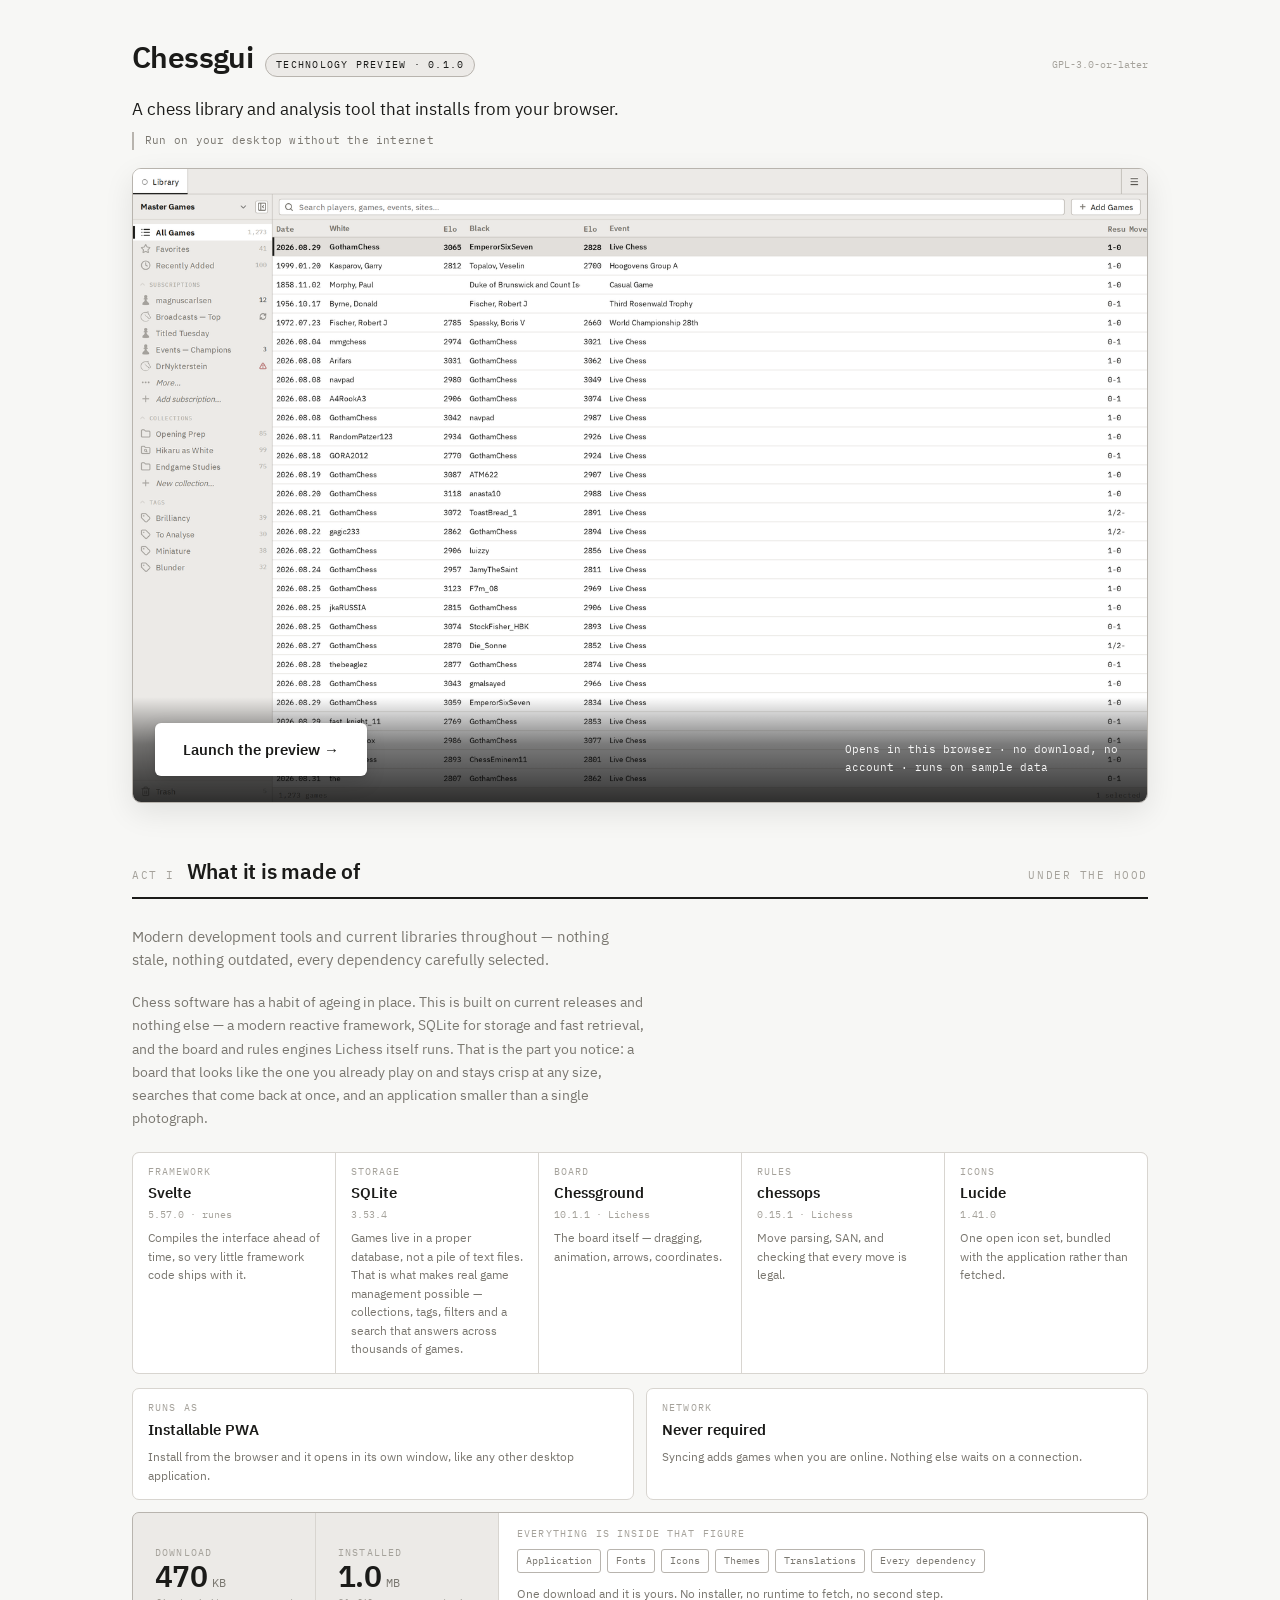
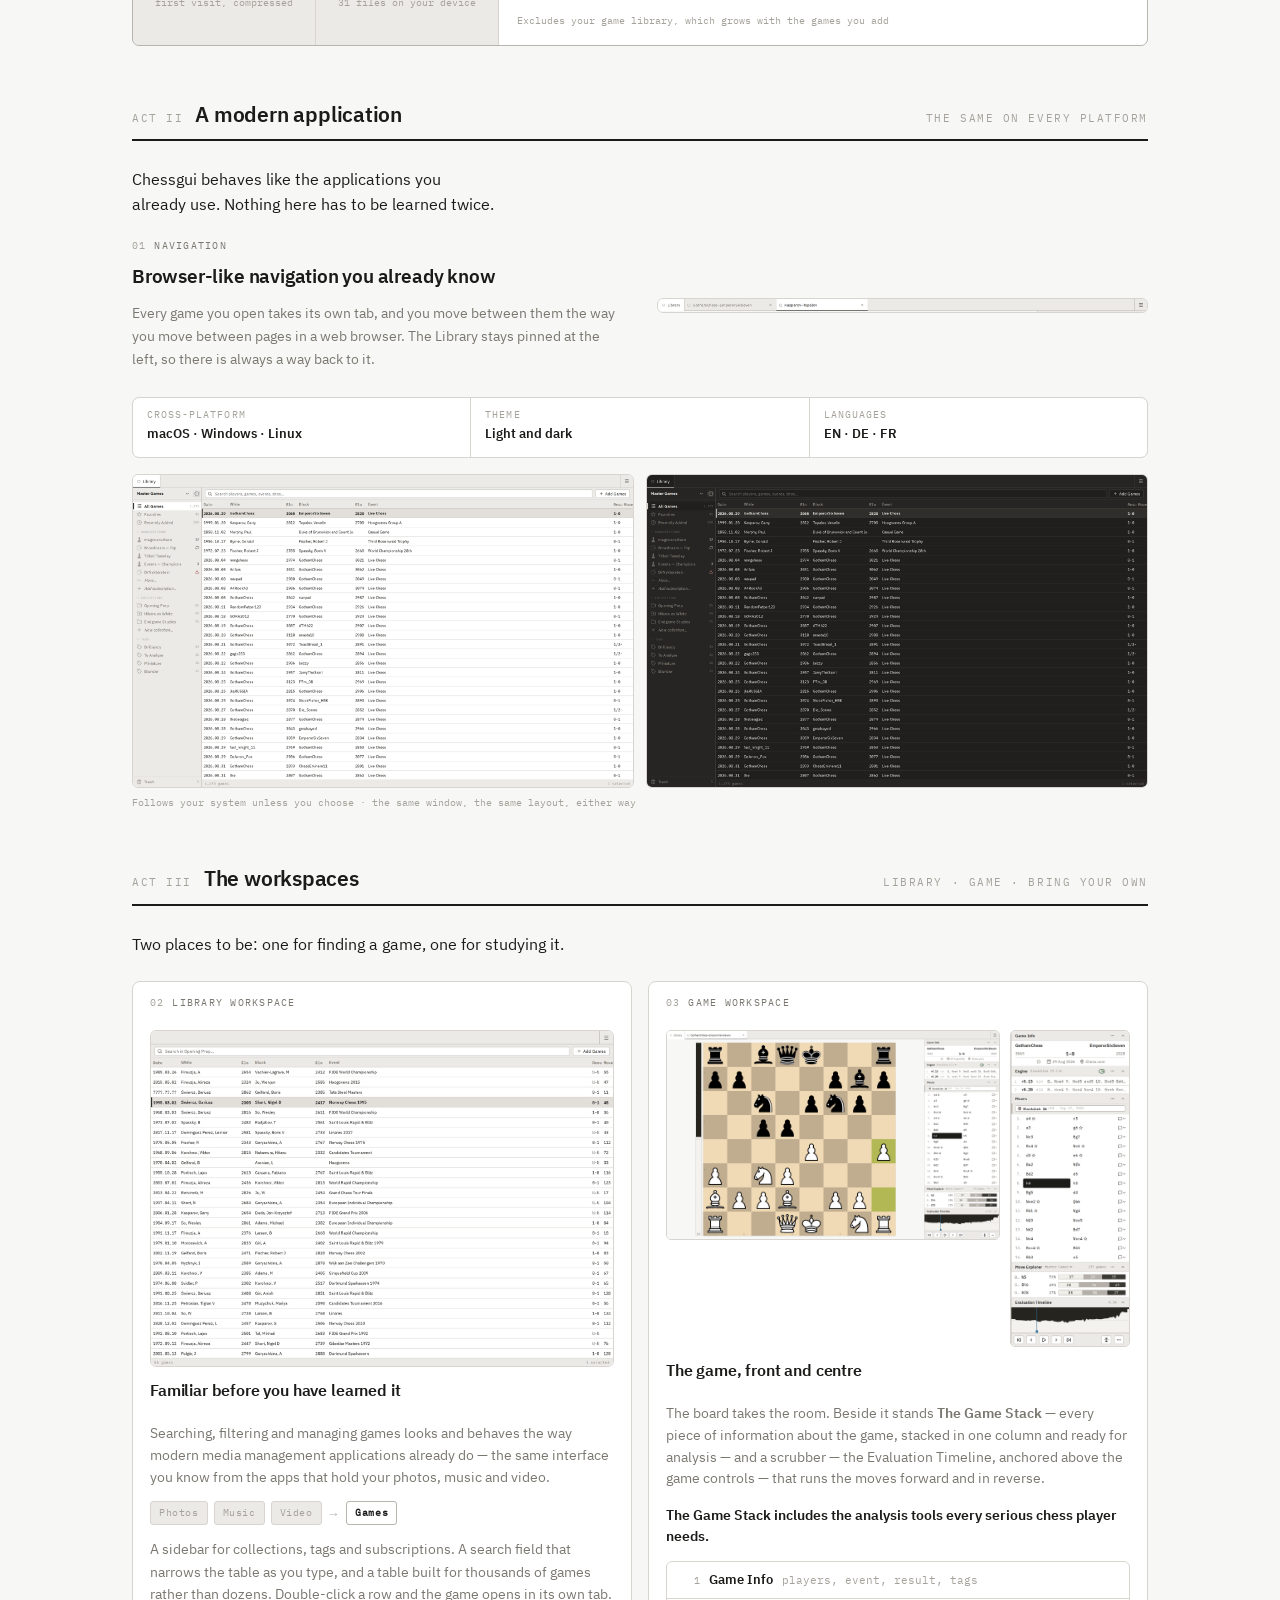
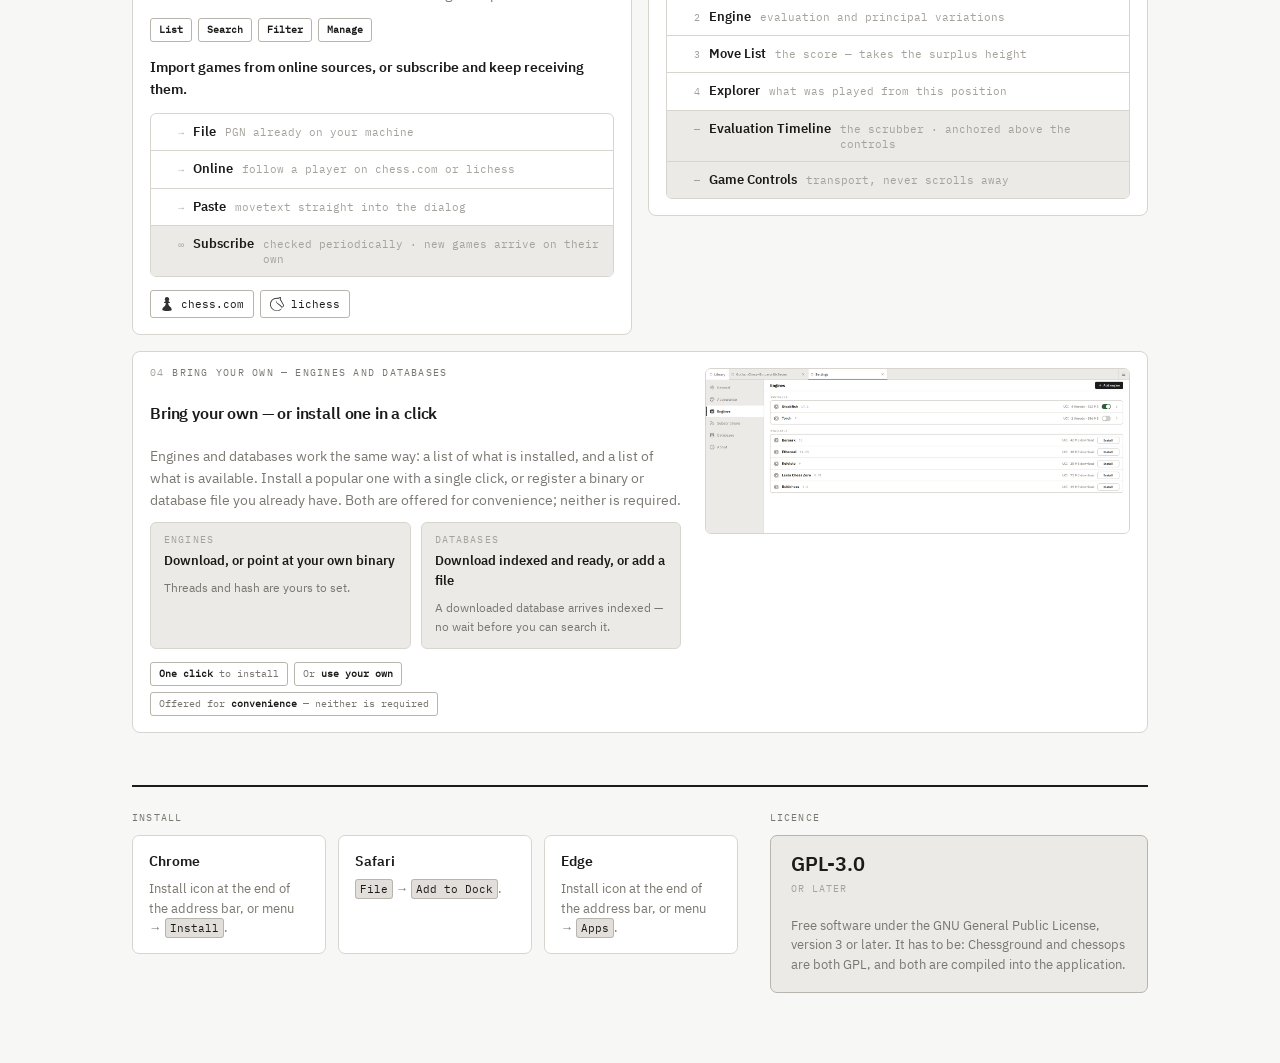
<file: index.html>
<!doctype html>
<html lang="en">
<head>
<meta charset="utf-8" />
<meta name="viewport" content="width=device-width, initial-scale=1" />
<title>Chessgui — a chess library and analysis tool</title>
<meta name="description" content="Chessgui is a chess library and analysis tool that installs from your browser and runs on your desktop without the internet. This is the technology preview." />
<link rel="icon" href="./app/favicon.ico" sizes="16x16 32x32 48x48" />
<link rel="icon" type="image/png" sizes="192x192" href="./app/icon-192.png" />
<link rel="apple-touch-icon" sizes="180x180" href="./app/apple-touch-icon.png" />
<meta name="theme-color" content="#f7f7f5" />
<script>
  // Match the app: honour a stored choice, else follow the system. Applied
  // before first paint so the page does not flash the wrong theme.
  try {
    var t = localStorage.getItem('chessgui.theme');
    if (t !== 'light' && t !== 'dark') {
      t = matchMedia('(prefers-color-scheme: dark)').matches ? 'dark' : 'light';
    }
    document.documentElement.setAttribute('data-theme', t);
  } catch (e) {}
</script>
<style>
  /*
    The app's tokens (src/lib/styles/app.css). Duplicated rather than imported:
    this page stands alone at the site root, outside the app's bundle and outside
    its service worker's scope. Keep the values in step.
  */
  :root {
    --paper:#f7f7f5;  --surface:#ffffff; --chrome:#eceae7; --chrome-2:#e2dfdb;
    --ink:#1b1b19;    --ink-2:#55534e;   --muted:#7a7770;  --faint:#a5a29b;
    --rule:#d8d5d0;   --rule-strong:#b8b4ae; --focus:#2f6f9e;
    --shadow: 0 6px 20px rgba(0,0,0,.12), 0 1px 3px rgba(0,0,0,.10);
    --mono: 'IBM Plex Mono', ui-monospace, SFMono-Regular, Menlo, Consolas, monospace;
    --sans: 'IBM Plex Sans', -apple-system, BlinkMacSystemFont, "Segoe UI", Helvetica, Arial, sans-serif;

    /* page-local names, resolved from the tokens above at use */
    --fill-0: var(--surface); --fill-1: var(--chrome);
    --fill-2: var(--chrome-2); --fill-3: var(--rule);
  }
  :root[data-theme="dark"] {
    --paper:#171716;  --surface:#201f1d; --chrome:#262523; --chrome-2:#2f2e2b;
    --ink:#ecebe6;    --ink-2:#b9b6ae;   --muted:#918d85;  --faint:#6d6a63;
    --rule:#35342f;   --rule-strong:#4d4b45; --focus:#6ea8d8;
    --shadow: 0 6px 20px rgba(0,0,0,.5), 0 1px 3px rgba(0,0,0,.4);
  }

  /* The app's bundled faces, borrowed from its folder — nothing is fetched at runtime. */
  @font-face { font-family:'IBM Plex Sans'; font-style:normal; font-weight:400; font-display:swap;
    src:url('./app/fonts/ibm-plex-sans-latin-400-normal.woff2') format('woff2'); }
  @font-face { font-family:'IBM Plex Sans'; font-style:normal; font-weight:600; font-display:swap;
    src:url('./app/fonts/ibm-plex-sans-latin-600-normal.woff2') format('woff2'); }
  @font-face { font-family:'IBM Plex Mono'; font-style:normal; font-weight:400; font-display:swap;
    src:url('./app/fonts/ibm-plex-mono-latin-400-normal.woff2') format('woff2'); }

  * { box-sizing: border-box; }
  html { -webkit-text-size-adjust: 100%; }
  body { margin:0; background:var(--paper); color:var(--ink); font:15px/1.6 var(--sans); }
  a:focus-visible, button:focus-visible { outline:2px solid var(--focus); outline-offset:3px; }
  .cta { box-shadow: var(--shadow); }
  .para, .wslede { color: var(--ink-2); }
*{box-sizing:border-box}
 body{margin:0;background:var(--paper);color:var(--ink);font:14px/1.55 var(--sans)}

 .page{max-width:1060px;margin:0 auto;padding:0 22px 70px}
 .lbl{font:9.5px/1 var(--mono);letter-spacing:.13em;text-transform:uppercase;color:var(--muted);margin:0 0 12px;
  display:flex;align-items:center;gap:8px}
 .lbl .n{color:var(--faint)}
 h2{font-size:19px;margin:0 0 10px;letter-spacing:-.01em}
 .cap{font:9.5px/1.6 var(--mono);color:var(--faint);margin:7px 0 0}

 /* ---- hero: the screen, with the action laid over it ---- */
 .hero{padding:34px 0 0}
 .heroline{display:flex;align-items:baseline;gap:12px;flex-wrap:wrap;margin-bottom:16px}
 .heroline h1{font-size:30px;letter-spacing:-.02em;margin:0}
 .badge{font:9.5px/1 var(--mono);letter-spacing:.13em;text-transform:uppercase;color:var(--ink);
  background:var(--fill-1);border:1px solid var(--rule-strong);border-radius:999px;padding:6px 10px}
 .heroline .sp{flex:1}
 .heroline .meta{font:10px/1.5 var(--mono);color:var(--faint)}
 .shotwrap{position:relative;border:1px solid var(--rule-strong);border-radius:9px;overflow:hidden;
  background:var(--fill-0);box-shadow:0 10px 30px rgba(0,0,0,.09)}
 .overlay{position:absolute;left:0;right:0;bottom:0;padding:26px 22px;
  background:linear-gradient(to top,rgba(0,0,0,.80),rgba(0,0,0,.52) 55%,rgba(0,0,0,0));
  display:flex;align-items:flex-end;gap:18px;flex-wrap:wrap}
 .overlay .sp{flex:1}
 .cta{display:inline-flex;align-items:center;gap:10px;padding:15px 28px;background:#fff;
  color:#1b1b19;border-radius:6px;font-size:15px;font-weight:600;text-decoration:none}
 .cta-note{font:10.5px/1.7 var(--mono);color:rgba(255,255,255,.95);margin:0;max-width:40ch}

 /* ---- bands ---- */
 .band{border-top:1px solid var(--rule);padding:44px 0 0;margin-top:44px}
 .split{display:grid;grid-template-columns:minmax(0,1fr) minmax(0,1.2fr);gap:34px;align-items:center}
 .split.flip>.fig{order:-1}
 .split.narrowfig{grid-template-columns:minmax(0,1.4fr) minmax(0,.8fr)}
 @media(max-width:800px){.split,.split.narrowfig{grid-template-columns:1fr;gap:20px}.split.flip>.fig{order:0}}
 .chips{display:flex;flex-wrap:wrap;gap:6px;margin-top:14px}
 .chip{font:10px/1 var(--mono);border:1px solid var(--rule-strong);border-radius:3px;
  padding:6px 8px;color:var(--muted);background:var(--fill-0)}
 .chip b{color:var(--ink);font-weight:600}

 /* ---- shared blocks ---- */
 .stackrow{display:grid;grid-template-columns:repeat(auto-fit,minmax(150px,1fr));gap:1px;
  background:var(--rule);border:1px solid var(--rule);border-radius:7px;overflow:hidden}
 .st{background:var(--fill-0);padding:14px 15px}
 .st .k{font:9.5px/1 var(--mono);letter-spacing:.11em;text-transform:uppercase;color:var(--faint);margin-bottom:6px}
 .st .v{font-size:14.5px;font-weight:600;margin-bottom:8px}
 .install{display:grid;grid-template-columns:repeat(3,minmax(0,1fr));gap:12px}
 @media(max-width:640px){.install{grid-template-columns:1fr}}
 .os{border:1px solid var(--rule);border-radius:7px;background:var(--fill-0);padding:15px 16px}
 .os .n{font-size:14px;font-weight:600;margin-bottom:7px}
 .os p{margin:0;font-size:12.5px;color:var(--muted)}
 kbd{font:10.5px/1 var(--mono);background:var(--fill-2);border:1px solid var(--rule-strong);
  border-radius:3px;padding:2px 4px;color:var(--ink);white-space:nowrap}
 .licence{border:1px solid var(--rule-strong);border-radius:7px;background:var(--fill-1);padding:18px 20px;
  display:grid;grid-template-columns:auto minmax(0,1fr);gap:20px;align-items:center}
 @media(max-width:640px){.licence{grid-template-columns:1fr}}
 .licence .big{font:600 20px/1 var(--sans);white-space:nowrap}
 .licence .big span{display:block;font:9.5px/1.6 var(--mono);font-weight:400;color:var(--faint);
  letter-spacing:.11em;text-transform:uppercase;margin-top:7px}
 .pair{display:grid;grid-template-columns:1fr 1fr;gap:12px}
 @media(max-width:700px){.pair{grid-template-columns:1fr}}

 footer{margin-top:44px;padding-top:18px;border-top:1px solid var(--rule);
  font:10px/1.8 var(--mono);color:var(--faint)}
 @media(max-width:560px){.heroline h1{font-size:25px}.page{padding:0 16px 50px}}

 /* acts: a titled movement, not a stack of equal bands */
 .act{margin-top:52px}
 .act-hd{display:flex;align-items:baseline;gap:12px;border-bottom:2px solid var(--ink);padding-bottom:9px;margin-bottom:26px}
 .act-hd .r{font:11px/1 var(--mono);letter-spacing:.14em;text-transform:uppercase;color:var(--faint)}
 .act-hd h2{font-size:21px;margin:0}
 .act-hd .sp{flex:1}
 .wsgrid{display:grid;grid-template-columns:minmax(0,1fr) minmax(0,1fr);gap:16px;align-items:start}
 @media(max-width:840px){.wsgrid{grid-template-columns:1fr}}
 .ws{border:1px solid var(--rule);border-radius:8px;background:var(--fill-0);padding:16px 17px;display:grid;gap:11px;align-content:start}
 .gamecol{display:grid;grid-template-columns:minmax(0,1fr) 120px;gap:10px;align-items:start}
 @media(max-width:520px){.gamecol{grid-template-columns:1fr}}
 /* act II — one slab, dividers instead of bands */
 .slab{border:1px solid var(--rule-strong);border-radius:8px;overflow:hidden;background:var(--fill-0)}
 .slab-sec{border-top:1px solid var(--rule);padding:20px 20px}
 .slab-sec:first-child{border-top:0}
 .slab-sec .lbl{margin-bottom:14px}
 .slab .stackrow,.slab .install{border-radius:6px}

 /* act I — under the hood. versions are the argument, so they get room. */
 .kicker{font-size:15px;color:var(--muted);max-width:56ch;margin:0 0 20px}
 .st .ver{font:10px/1 var(--mono);color:var(--faint);margin-bottom:9px}
 .st .v{margin-bottom:5px}
 .st.sm{padding:11px 13px}
 .st.sm .v{font-size:13px;margin-bottom:3px}
 .secondary{margin-top:10px}
 .secondary .hd{font:9.5px/1 var(--mono);letter-spacing:.12em;text-transform:uppercase;color:var(--faint);margin:0 0 8px}
 .pillrow{display:flex;flex-wrap:wrap;gap:6px}
 .runs{display:grid;grid-template-columns:repeat(auto-fit,minmax(200px,1fr));gap:12px;margin-top:14px}
 .runcell{border:1px solid var(--rule);border-radius:7px;background:var(--fill-0);padding:14px 15px}
 .runcell .k{font:9.5px/1 var(--mono);letter-spacing:.12em;text-transform:uppercase;color:var(--faint);margin-bottom:6px}
 .runcell .v{font-size:14.5px;font-weight:600;margin-bottom:7px}
 /* act II — the surface */
 .xplat{display:grid;grid-template-columns:repeat(auto-fit,minmax(150px,1fr));gap:1px;background:var(--rule);
  border:1px solid var(--rule);border-radius:7px;overflow:hidden;margin-top:16px}
 .xp{background:var(--fill-0);padding:12px 14px}
 .xp .k{font:9.5px/1 var(--mono);letter-spacing:.11em;text-transform:uppercase;color:var(--faint);margin-bottom:5px}
 .xp .v{font-size:13px;font-weight:600}
 /* appendix */
 .appendix{margin-top:52px;border-top:2px solid var(--ink);padding-top:26px;
  display:grid;grid-template-columns:minmax(0,1.6fr) minmax(0,1fr);gap:32px}
 @media(max-width:800px){.appendix{grid-template-columns:1fr}}
 /* size — two figures and what they contain */
 .sizeblk{display:grid;grid-template-columns:auto auto minmax(0,1fr);gap:1px;background:var(--rule);
  border:1px solid var(--rule-strong);border-radius:7px;overflow:hidden;margin-top:12px}
 @media(max-width:760px){.sizeblk{grid-template-columns:1fr 1fr}.sizewhat{grid-column:1/-1}}
 @media(max-width:460px){.sizeblk{grid-template-columns:1fr}}
 .sizefig{background:var(--fill-1);padding:16px 22px;display:grid;align-content:center;gap:4px;min-width:150px}
 .sizefig .k{font:9.5px/1 var(--mono);letter-spacing:.12em;text-transform:uppercase;color:var(--faint)}
 .sizefig .n{font:600 30px/1 var(--sans);letter-spacing:-.02em}
 .sizefig .n span{font:400 12px/1 var(--mono);color:var(--muted);margin-left:5px}
 .sizefig .d{font:10px/1.5 var(--mono);color:var(--faint)}
 .sizewhat{background:var(--fill-0);padding:16px 18px}
 .sizewhat .hd{font:9.5px/1 var(--mono);letter-spacing:.12em;text-transform:uppercase;color:var(--faint);margin:0 0 10px}
 .sizewhat .cap{margin-top:10px}
 /* library card — the familiarity claim, and the analogy it rests on */
 .wslede{font-size:13.5px;line-height:1.6;color:var(--muted);margin:0}
 .analogy{display:flex;flex-wrap:wrap;align-items:center;gap:6px;margin:2px 0 2px}
 .analogy span{font:10px/1 var(--mono);letter-spacing:.06em;border:1px solid var(--rule);border-radius:3px;
  padding:6px 8px;color:var(--faint);background:var(--fill-1)}
 .analogy .arw{border:0;background:transparent;color:var(--rule-strong);padding:0 2px;font-size:13px}
 .analogy .to{color:var(--ink);font-weight:600;border-color:var(--rule-strong);background:var(--fill-0)}
 .ws .chips{margin-top:2px}
 /* the stack, listed in panel order — the list mirrors the column it describes */
 .claim{font-size:13.5px;line-height:1.6;color:var(--ink);font-weight:600;margin:4px 0 0}
 .stacklist{border:1px solid var(--rule);border-radius:6px;overflow:hidden;background:var(--fill-0);margin-top:2px}
 .sl{display:grid;grid-template-columns:22px auto minmax(0,1fr);gap:9px;align-items:baseline;
  padding:8px 11px;border-top:1px solid var(--rule)}
 .sl:first-child{border-top:0}
 .sl .i{font:9.5px/1.4 var(--mono);color:var(--faint);text-align:right}
 .sl .t{font-size:13px;font-weight:600}
 .sl .d{font:10.5px/1.5 var(--mono);color:var(--faint)}
 .sl.anch{background:var(--fill-1)}
 .sl.anch+.sl.anch{border-top-color:var(--rule)}
 .sl.anch:first-of-type{}
 @media(max-width:520px){.sl{grid-template-columns:22px minmax(0,1fr)}.sl .d{grid-column:2}}
 /* subscription sources — named, per the spec's two */
 .srcs{display:flex;flex-wrap:wrap;align-items:center;gap:6px;margin-top:2px}
 .src{font:11px/1 var(--mono);border:1px solid var(--rule-strong);border-radius:3px;padding:6px 9px;
  color:var(--ink);background:var(--fill-0)}
 .srcnote{font:9.5px/1.5 var(--mono);color:var(--faint)}
 /* settings card — full width under the two workspace cards */
 .ws.wide{grid-column:1/-1;display:grid;grid-template-columns:minmax(0,1.25fr) minmax(0,1fr);
  gap:24px;margin-top:16px;align-items:start}
 @media(max-width:840px){.ws.wide{grid-template-columns:1fr}}
 .ws.wide>div{display:grid;gap:11px;align-content:start}
 .byo{display:grid;grid-template-columns:1fr 1fr;gap:10px}
 @media(max-width:560px){.byo{grid-template-columns:1fr}}
 .byocell{border:1px solid var(--rule);border-radius:6px;background:var(--fill-1);padding:12px 13px}
 .byocell .k{font:9.5px/1 var(--mono);letter-spacing:.12em;text-transform:uppercase;color:var(--faint);margin-bottom:6px}
 .byocell .v{font-size:13px;font-weight:600;margin-bottom:8px}
 /* hero copy — the thesis, then the rule the whole design follows */
 .hero .lede{font-size:17px;line-height:1.5;color:var(--ink);max-width:52ch;margin:0 0 10px;text-wrap:balance}
 .hero .rule{font:11px/1.6 var(--mono);letter-spacing:.02em;color:var(--muted);margin:0 0 18px;
  padding-left:11px;border-left:2px solid var(--rule-strong)}
 /* body copy */
 .para{font-size:14px;line-height:1.65;color:var(--muted);max-width:64ch;margin:0 0 22px}
 .cell-p{font-size:12px;line-height:1.55;color:var(--muted);margin:0}
 .act-lede{font-size:15.5px;line-height:1.6;color:var(--ink);max-width:58ch;margin:0 0 24px;text-wrap:balance}
 .ws .para{font-size:13.5px}
 /* screenshots */
 .shot{display:block;width:100%;height:auto;max-width:100%;border-radius:6px;border:1px solid var(--rule)}
 .shotwrap .shot{border:0;border-radius:0}
 .gamecol .shot,.gamefigs .shot{border-radius:5px}
 .src{display:inline-flex;align-items:center;gap:7px}
 .src .mk{flex:none;opacity:.9}
</style>
</head>
<body>



<div class="page">

  <div class="hero">
    <div class="heroline">
      <h1>Chessgui</h1>
      <span class="badge">Technology preview · 0.1.0</span>
      <span class="sp"></span>
      <span class="meta">GPL-3.0-or-later</span>
    </div>
    <p class="lede">A chess library and analysis tool that installs from your browser.</p>
    <p class="rule">Run on your desktop without the internet</p>
    <div class="shotwrap">
      <img class="shot" src="assets/library-light.png" alt="The Library workspace: sidebar of collections, tags and subscriptions at the left, a search field and a table of games at the right." width="1600" height="1000">
      <div class="overlay">
        <a class="cta" href="./app/">Launch the preview &rarr;</a>
        <span class="sp"></span>
        <p class="cta-note">Opens in this browser · no download, no account · runs on sample data</p>
      </div>
    </div>
  </div>

  <!-- ============ ACT I — what it is made of ============ -->
  <div class="act">
    <div class="act-hd"><span class="r">Act I</span><h2>What it is made of</h2><span class="sp"></span><span class="r">under the hood</span></div>

    <p class="kicker">Modern development tools and current libraries throughout — nothing stale, nothing
      outdated, every dependency carefully selected.</p>
    <p class="para">Chess software has a habit of ageing in place. This is built on current releases and nothing else — a modern reactive framework, SQLite for storage and fast retrieval, and the board and rules engines Lichess itself runs. That is the part you notice: a board that looks like the one you already play on and stays crisp at any size, searches that come back at once, and an application smaller than a single photograph.</p>

    <div class="stackrow">
      <div class="st"><div class="k">Framework</div><div class="v">Svelte</div><div class="ver">5.57.0 · runes</div><p class="cell-p">Compiles the interface ahead of time, so very little framework code ships with it.</p></div>
      <div class="st"><div class="k">Storage</div><div class="v">SQLite</div><div class="ver">3.53.4</div><p class="cell-p">Games live in a proper database, not a pile of text files. That is what makes real game management possible — collections, tags, filters and a search that answers across thousands of games.</p></div>
      <div class="st"><div class="k">Board</div><div class="v">Chessground</div><div class="ver">10.1.1 · Lichess</div><p class="cell-p">The board itself — dragging, animation, arrows, coordinates.</p></div>
      <div class="st"><div class="k">Rules</div><div class="v">chessops</div><div class="ver">0.15.1 · Lichess</div><p class="cell-p">Move parsing, SAN, and checking that every move is legal.</p></div>
      <div class="st"><div class="k">Icons</div><div class="v">Lucide</div><div class="ver">1.41.0</div><p class="cell-p">One open icon set, bundled with the application rather than fetched.</p></div>
    </div>

    <div class="runs">
      <div class="runcell"><div class="k">Runs as</div><div class="v">Installable PWA</div><p class="cell-p">Install from the browser and it opens in its own window, like any other desktop application.</p></div>
      <div class="runcell"><div class="k">Network</div><div class="v">Never required</div><p class="cell-p">Syncing adds games when you are online. Nothing else waits on a connection.</p></div>
    </div>

    <!-- size. one figure to download, one figure on disk, and what is inside both. -->
    <div class="sizeblk">
      <div class="sizefig">
        <div class="k">Download</div>
        <div class="n">470<span>KB</span></div>
        <div class="d">first visit, compressed</div>
      </div>
      <div class="sizefig">
        <div class="k">Installed</div>
        <div class="n">1.0<span>MB</span></div>
        <div class="d">31 files on your device</div>
      </div>
      <div class="sizewhat">
        <p class="hd">Everything is inside that figure</p>
        <div class="pillrow">
          <span class="chip">Application</span>
          <span class="chip">Fonts</span>
          <span class="chip">Icons</span>
          <span class="chip">Themes</span>
          <span class="chip">Translations</span>
          <span class="chip">Every dependency</span>
        </div>
        <p class="cell-p" style="margin-top:12px">One download and it is yours. No installer, no runtime to fetch, no second step.</p>
        <p class="cap">Excludes your game library, which grows with the games you add</p>
      </div>
    </div>
  </div>

  <!-- ============ ACT II — a modern application ============ -->
  <div class="act">
    <div class="act-hd"><span class="r">Act II</span><h2>A modern application</h2><span class="sp"></span><span class="r">the same on every platform</span></div>
    <p class="act-lede">Chessgui behaves like the applications you already use. Nothing here has to be learned twice.</p>

    <div class="split" style="grid-template-columns:minmax(0,1fr) minmax(0,1fr);align-items:center;margin-bottom:26px">
      <div>
        <p class="lbl"><span class="n">01</span> Navigation</p>
        <h2>Browser-like navigation you already know</h2>
        <p class="para" style="margin-bottom:0">Every game you open takes its own tab, and you move between them the way you move between pages in a web browser. The Library stays pinned at the left, so there is always a way back to it.</p>
      </div>
      <div class="fig"><img class="shot" src="assets/tabbar.png" alt="The tab bar: a pinned Library tab, two game tabs and a Settings tab, with the application menu at the right." width="1600" height="44"></div>
    </div>

    <div class="xplat">
      <div class="xp"><div class="k">Cross-platform</div><div class="v">macOS · Windows · Linux</div></div>
      <div class="xp"><div class="k">Theme</div><div class="v">Light and dark</div></div>
      <div class="xp"><div class="k">Languages</div><div class="v">EN · DE · FR</div></div>
    </div>

    <div class="pair" style="margin-top:16px">
      <img class="shot" src="assets/library-light.png" alt="The Library workspace in the light theme." width="1600" height="1000">
      <img class="shot" src="assets/library-dark.png" alt="The same Library workspace in the dark theme." width="1600" height="1000">
    </div>
    <p class="cap">Follows your system unless you choose · the same window, the same layout, either way</p>
  </div>

  <!-- ============ ACT III — the workspaces ============ -->
  <div class="act">
    <div class="act-hd"><span class="r">Act III</span><h2>The workspaces</h2><span class="sp"></span><span class="r">Library · Game · bring your own</span></div>
    <p class="act-lede">Two places to be: one for finding a game, one for studying it.</p>

    <div class="wsgrid">
      <div class="ws">
        <p class="lbl"><span class="n">02</span> Library workspace</p>
        <img class="shot" src="assets/library-content.png" alt="The Library content area with a collection selected, the search field scoped to it." width="1400" height="1014">
        <h2 style="font-size:16px">Familiar before you have learned it</h2>
        <p class="wslede">Searching, filtering and managing games looks and behaves the way modern
          media management applications already do — the same interface you know from the apps
          that hold your photos, music and video.</p>
        <div class="analogy">
          <span class="from">Photos</span><span class="from">Music</span><span class="from">Video</span>
          <span class="arw">&rarr;</span><span class="to">Games</span>
        </div>
        <p class="para" style="margin-bottom:0">A sidebar for collections, tags and subscriptions. A search field that narrows the table as you type, and a table built for thousands of games rather than dozens. Double-click a row and the game opens in its own tab.</p>
        <div class="chips"><span class="chip"><b>List</b></span><span class="chip"><b>Search</b></span><span class="chip"><b>Filter</b></span><span class="chip"><b>Manage</b></span></div>

        <p class="claim">Import games from online sources, or subscribe and keep receiving them.</p>
        <div class="stacklist">
          <div class="sl"><span class="i">&rarr;</span><span class="t">File</span><span class="d">PGN already on your machine</span></div>
          <div class="sl"><span class="i">&rarr;</span><span class="t">Online</span><span class="d">follow a player on chess.com or lichess</span></div>
          <div class="sl"><span class="i">&rarr;</span><span class="t">Paste</span><span class="d">movetext straight into the dialog</span></div>
          <div class="sl anch"><span class="i">&infin;</span><span class="t">Subscribe</span><span class="d">checked periodically · new games arrive on their own</span></div>
        </div>
        <div class="srcs">
          <span class="src"><svg class="mk" width="14" height="14" viewBox="0 0 24 24" fill="currentColor" aria-hidden="true"><path d="M12 0a3.85 3.85 0 0 0-3.875 3.846A3.84 3.84 0 0 0 9.73 6.969l-2.79 1.85c0 .622.144 1.114.434 1.649H9.83c-.014.245-.014.549-.014.925 0 .025.003.048.006.071-.064 1.353-.507 3.472-3.62 5.842-.816.625-1.423 1.495-1.806 2.533a.33.33 0 0 0-.045.084 8.124 8.124 0 0 0-.39 2.516c0 .1.216 1.561 8.038 1.561s8.038-1.46 8.038-1.561c0-2.227-.824-4.048-2.24-5.133-4.034-3.08-3.586-5.74-3.644-6.838h2.458c.29-.535.434-1.027.434-1.649l-2.79-1.836a3.86 3.86 0 0 0 1.604-3.123A3.873 3.873 0 0 0 13.445.275c-.004-.002-.01.004-.015.004A3.76 3.76 0 0 0 12 0Z"/></svg>chess.com</span><span class="src"><svg class="mk" width="14" height="14" viewBox="0 0 24 24" fill="currentColor" aria-hidden="true"><path d="M10.457 6.161a.237.237 0 0 0-.296.165c-.8 2.785 2.819 5.579 5.214 7.428.653.504 1.216.939 1.591 1.292 1.745 1.642 2.564 2.851 2.733 3.178a.24.24 0 0 0 .275.122c.047-.013 4.726-1.3 3.934-4.574a.257.257 0 0 0-.023-.06L18.204 3.407 18.93.295a.24.24 0 0 0-.262-.293c-1.7.201-3.115.435-4.5 1.425-4.844-.323-8.718.9-11.213 3.539C.334 7.737-.246 11.515.085 14.128c.763 5.655 5.191 8.631 9.081 9.532.993.229 1.974.34 2.923.34 3.344 0 6.297-1.381 7.946-3.85a.24.24 0 0 0-.372-.3c-3.411 3.527-9.002 4.134-13.296 1.444-4.485-2.81-6.202-8.41-3.91-12.749C4.741 4.221 8.801 2.362 13.888 3.31c.056.01.115 0 .165-.029l.335-.197c.926-.546 1.961-1.157 2.873-1.279l-.694 1.993a.243.243 0 0 0 .02.202l6.082 10.192c-.193 2.028-1.706 2.506-2.226 2.611-.287-.645-.814-1.364-2.306-2.803-.422-.407-1.21-.941-2.124-1.56-2.364-1.601-5.937-4.02-5.391-5.984a.239.239 0 0 0-.165-.295z"/></svg>lichess</span>
        </div>
      </div>
      <div class="ws">
        <p class="lbl"><span class="n">03</span> Game workspace</p>
        <div class="gamecol">
          <img class="shot" src="assets/game-workspace.png" alt="The Game workspace: the board with its evaluation bar, and the Game Stack at the right." width="1600" height="1000">
          <img class="shot" src="assets/game-stack.png" alt="The Game Stack: Game Info, Engine, Moves, Explorer, the Evaluation Timeline and the game controls." width="560" height="1493">
        </div>
        <h2 style="font-size:16px">The game, front and centre</h2>
        <p class="wslede">The board takes the room. Beside it stands <b>The Game Stack</b> — every
          piece of information about the game, stacked in one column and ready for analysis — and a
          scrubber — the Evaluation Timeline, anchored above the game controls — that runs the
          moves forward and in reverse.</p>
        <p class="claim">The Game Stack includes the analysis tools every serious chess player needs.</p>
        <div class="stacklist">
          <div class="sl"><span class="i">1</span><span class="t">Game Info</span><span class="d">players, event, result, tags</span></div>
          <div class="sl"><span class="i">2</span><span class="t">Engine</span><span class="d">evaluation and principal variations</span></div>
          <div class="sl"><span class="i">3</span><span class="t">Move List</span><span class="d">the score — takes the surplus height</span></div>
          <div class="sl"><span class="i">4</span><span class="t">Explorer</span><span class="d">what was played from this position</span></div>
          <div class="sl anch"><span class="i">&mdash;</span><span class="t">Evaluation Timeline</span><span class="d">the scrubber · anchored above the controls</span></div>
          <div class="sl anch"><span class="i">&mdash;</span><span class="t">Game Controls</span><span class="d">transport, never scrolls away</span></div>
        </div>

              </div>
    </div>

    <!-- the third workspace. engines and databases share one row pattern, so one card holds both. -->
    <div class="ws wide">
      <div>
        <p class="lbl"><span class="n">04</span> Bring your own — engines and databases</p>
        <h2 style="font-size:16px">Bring your own — or install one in a click</h2>
        <p class="wslede">Engines and databases work the same way: a list of what is installed, and a
          list of what is available. Install a popular one with a single click, or register a binary
          or database file you already have. Both are offered for convenience; neither is required.</p>
        <div class="byo">
          <div class="byocell">
            <div class="k">Engines</div>
            <div class="v">Download, or point at your own binary</div>
            <p class="cell-p">Threads and hash are yours to set.</p>
          </div>
          <div class="byocell">
            <div class="k">Databases</div>
            <div class="v">Download indexed and ready, or add a file</div>
            <p class="cell-p">A downloaded database arrives indexed — no wait before you can search it.</p>
          </div>
        </div>
        <div class="chips"><span class="chip"><b>One click</b> to install</span><span class="chip">Or <b>use your own</b></span><span class="chip">Offered for <b>convenience</b> — neither is required</span></div>
      </div>
      <div>
        <img class="shot" src="assets/settings-engines.png" alt="The Engines section: installed engines with their thread and hash settings, and available engines each with an Install button." width="1600" height="620">
              </div>
    </div>
  </div>

  <!-- ============ appendix ============ -->
  <div class="appendix">
    <div>
      <p class="lbl">Install</p>
      <div class="install">
        <div class="os"><div class="n">Chrome</div><p>Install icon at the end of the address bar, or menu &rarr; <kbd>Install</kbd>.</p></div>
        <div class="os"><div class="n">Safari</div><p><kbd>File</kbd> &rarr; <kbd>Add to Dock</kbd>.</p></div>
        <div class="os"><div class="n">Edge</div><p>Install icon at the end of the address bar, or menu &rarr; <kbd>Apps</kbd>.</p></div>
      </div>
    </div>
    <div>
      <p class="lbl">Licence</p>
      <div class="licence" style="grid-template-columns:1fr">
        <div class="big">GPL-3.0<span>or later</span></div>
        <p class="cell-p" style="font-size:12.5px">Free software under the GNU General Public License, version&nbsp;3 or later. It has to be: Chessground and chessops are both GPL, and both are compiled into the application.</p>
      </div>
    </div>
  </div>

</div>

</body>
</html>
</file>
